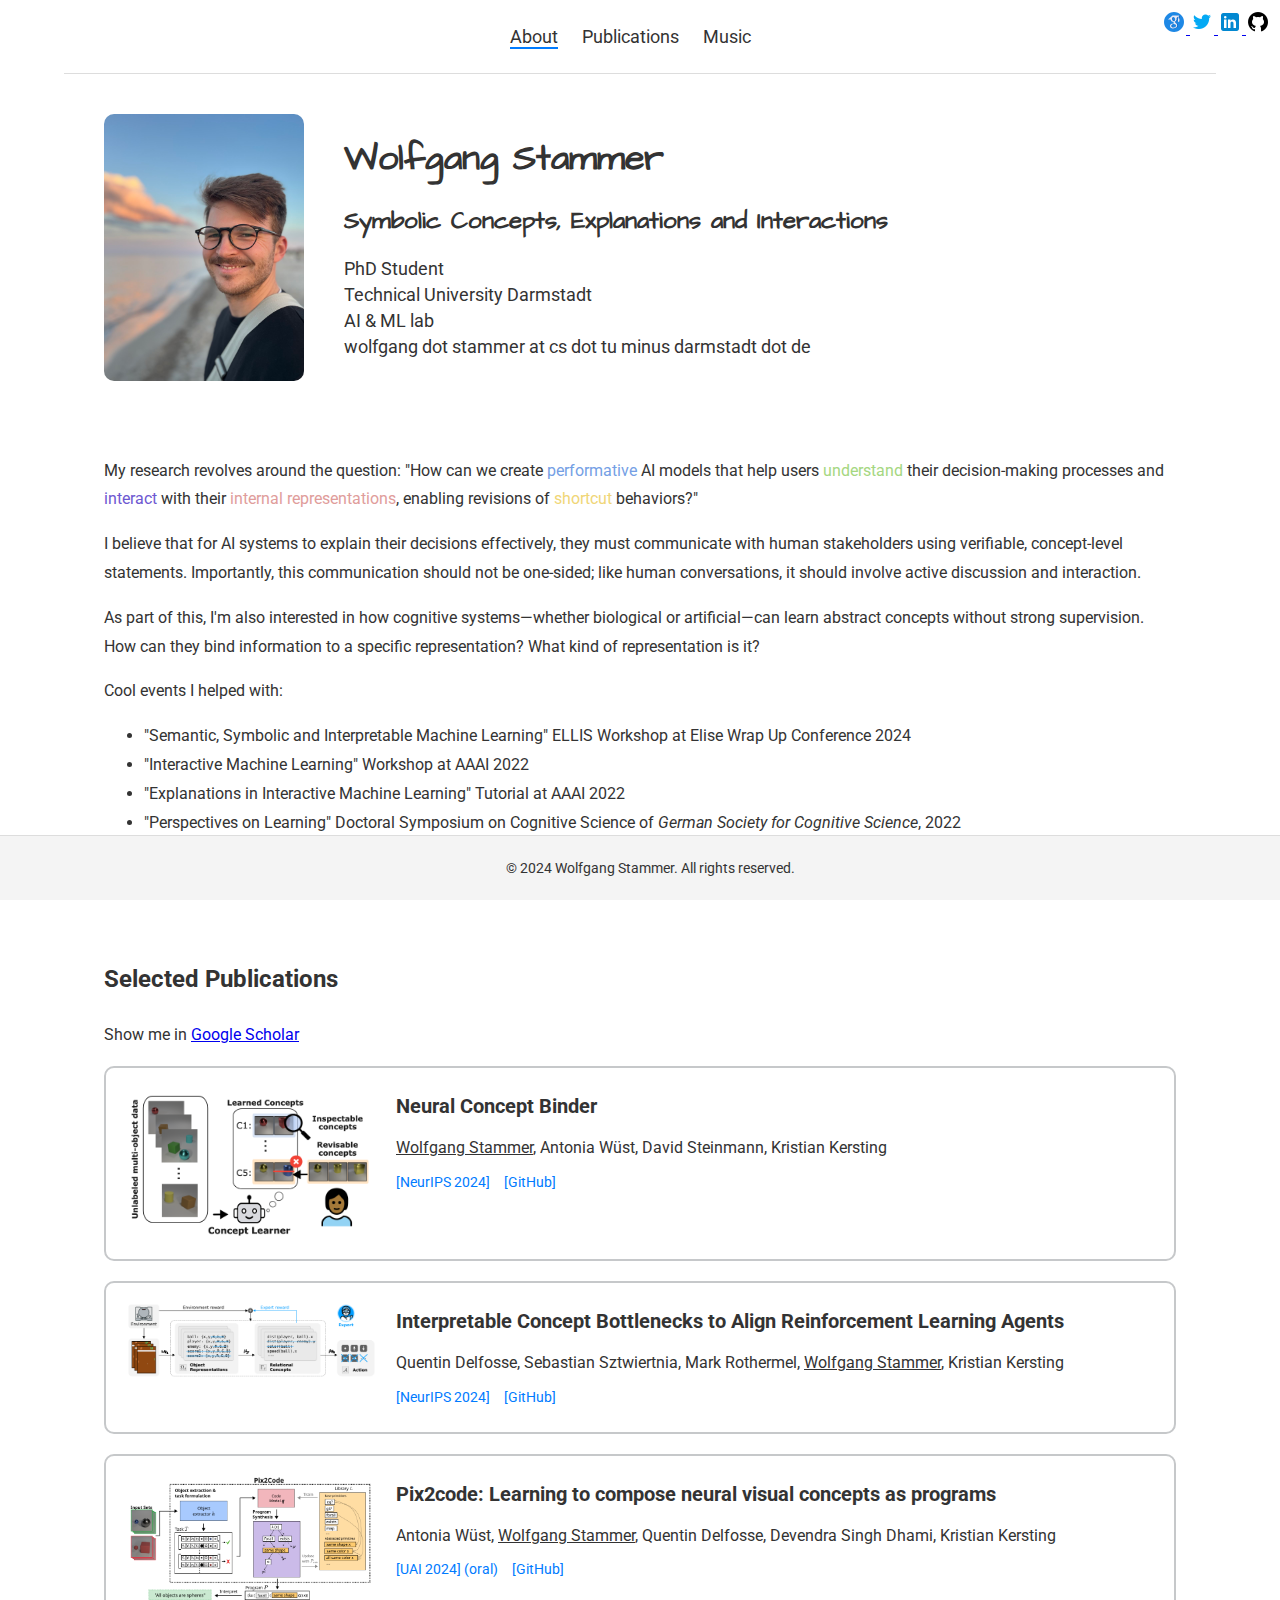
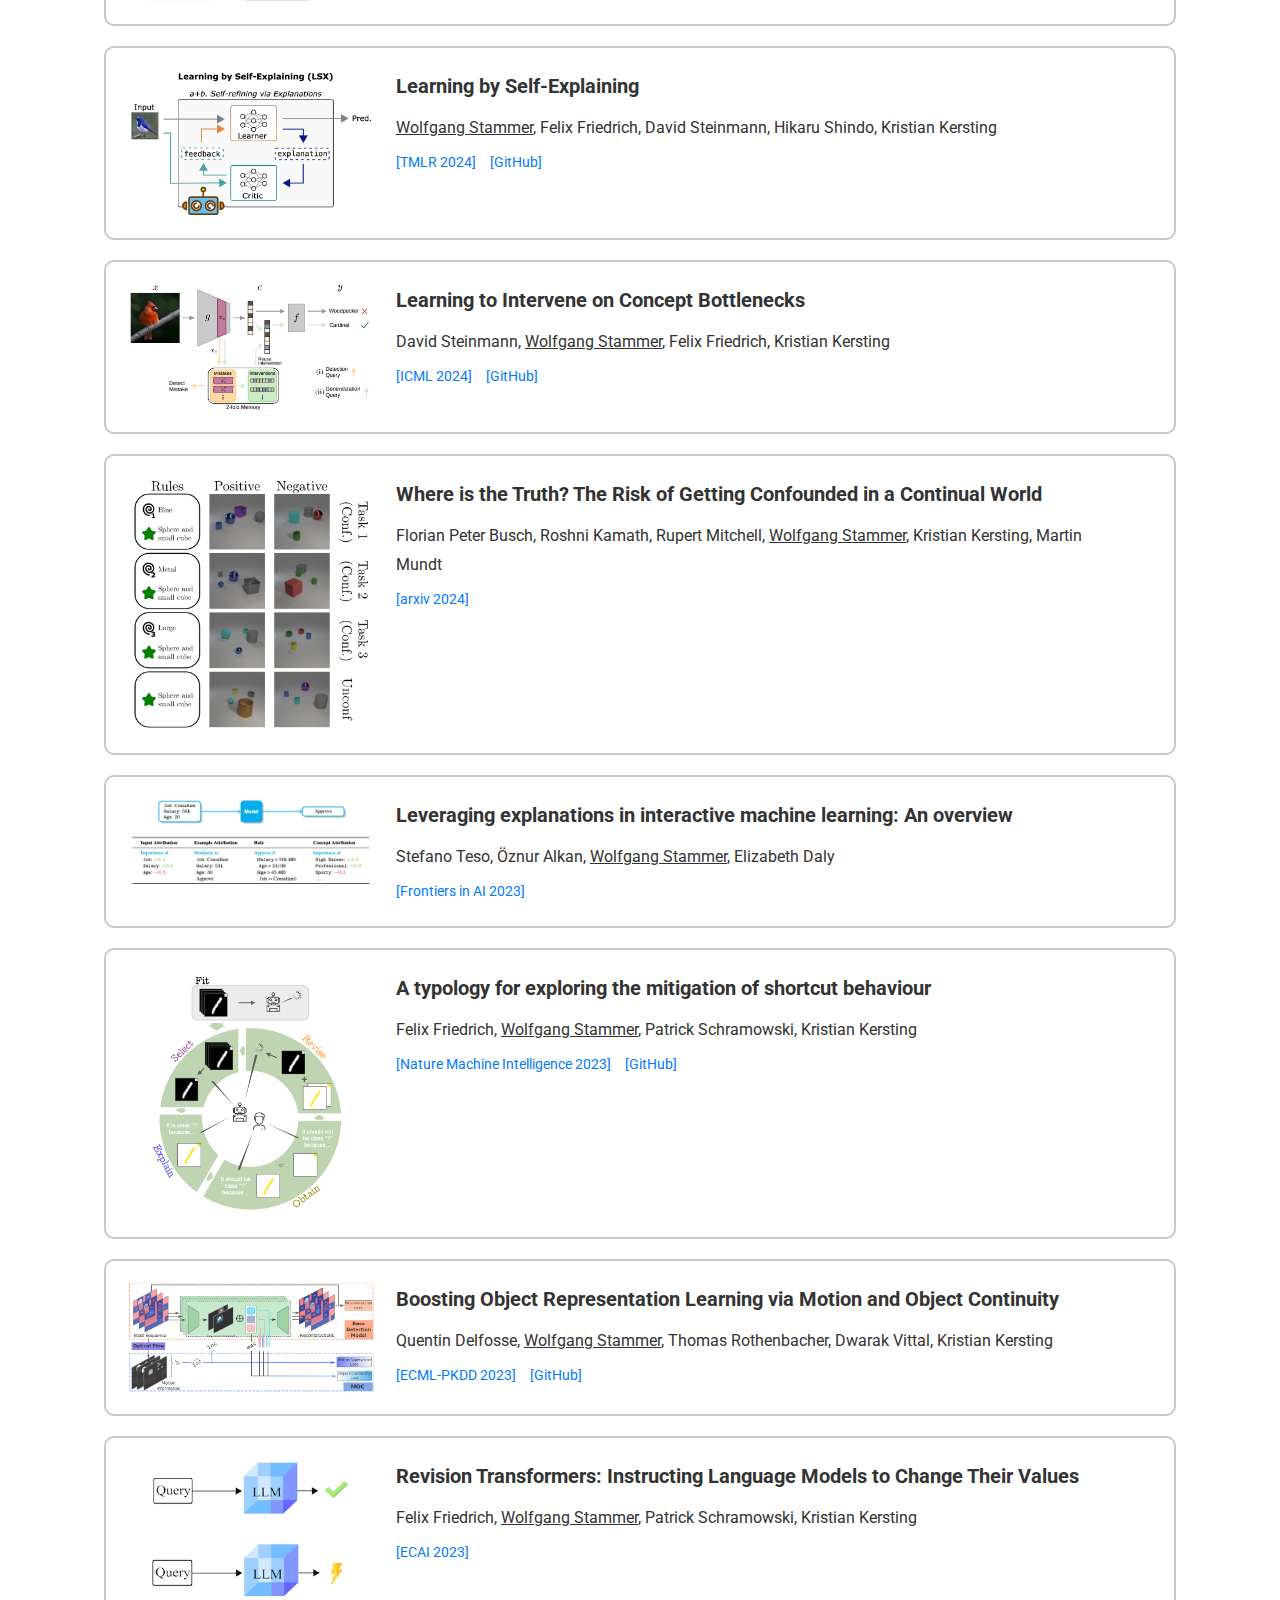
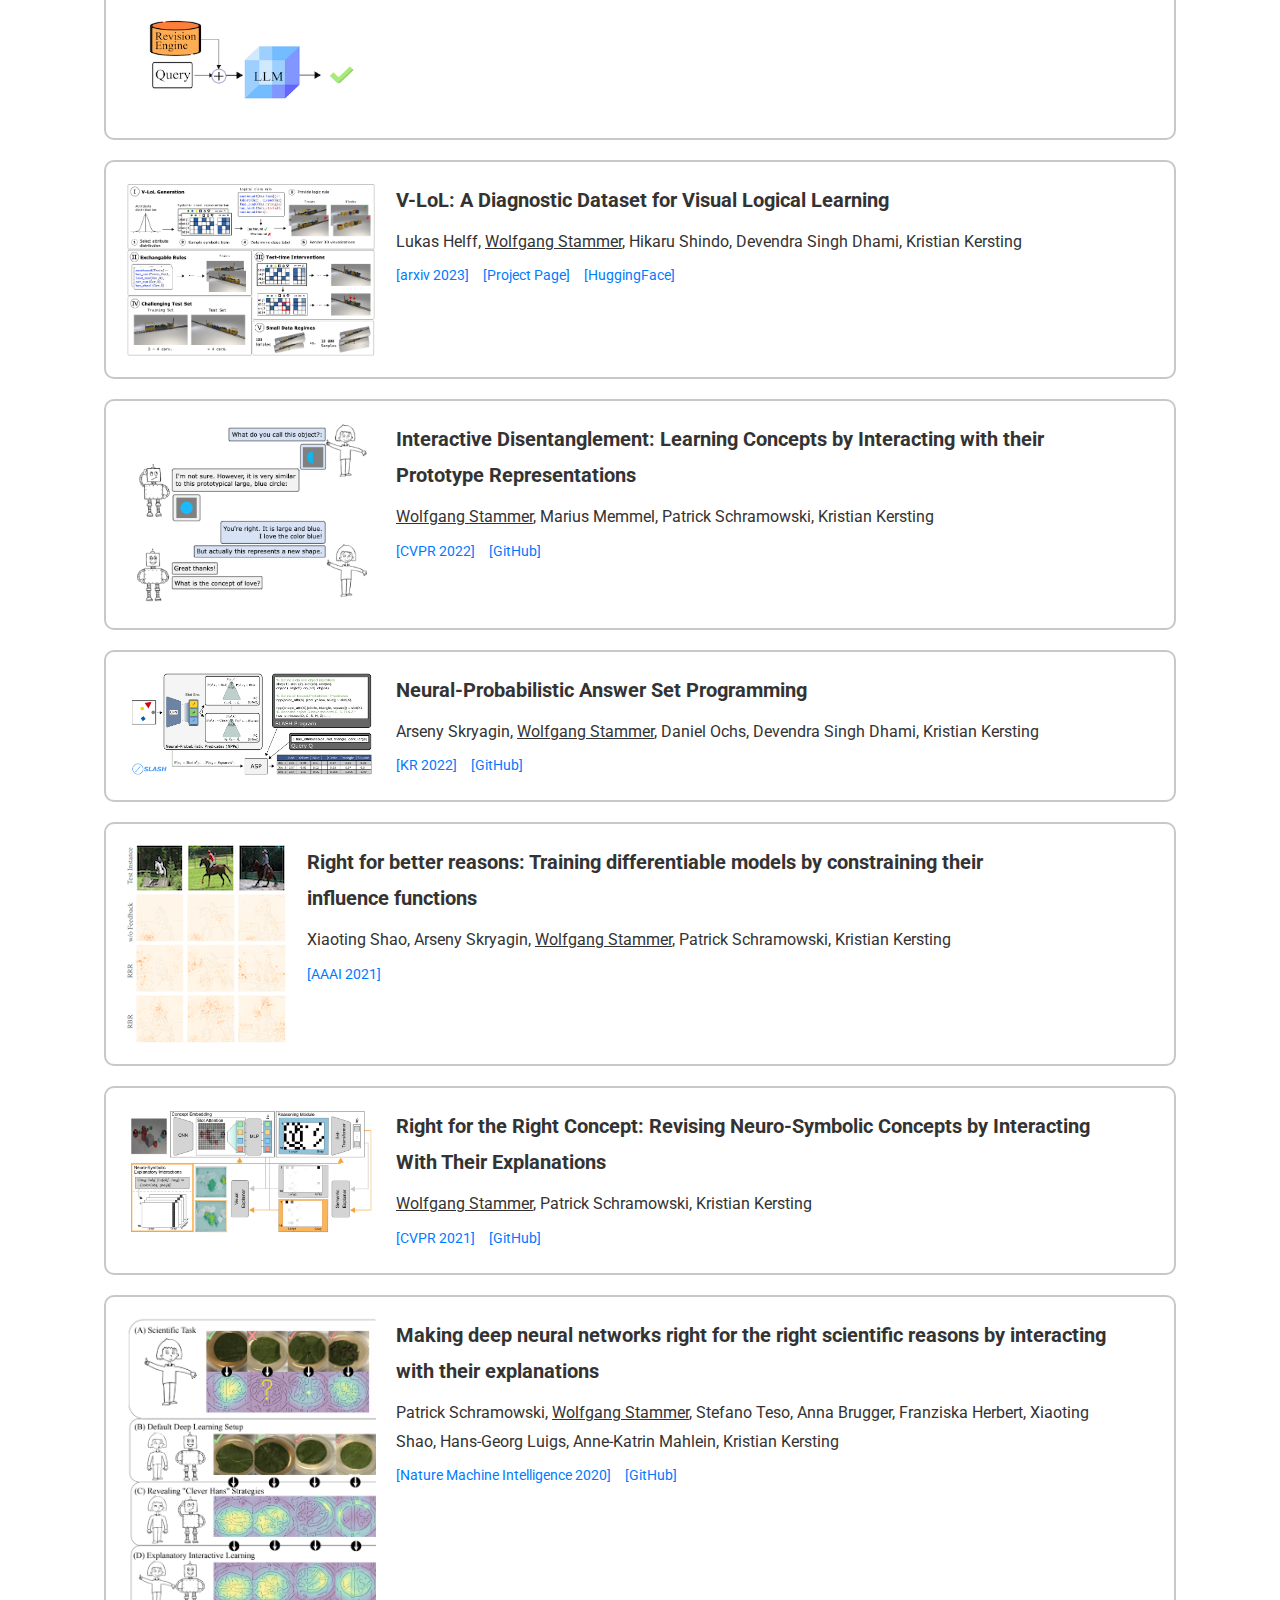
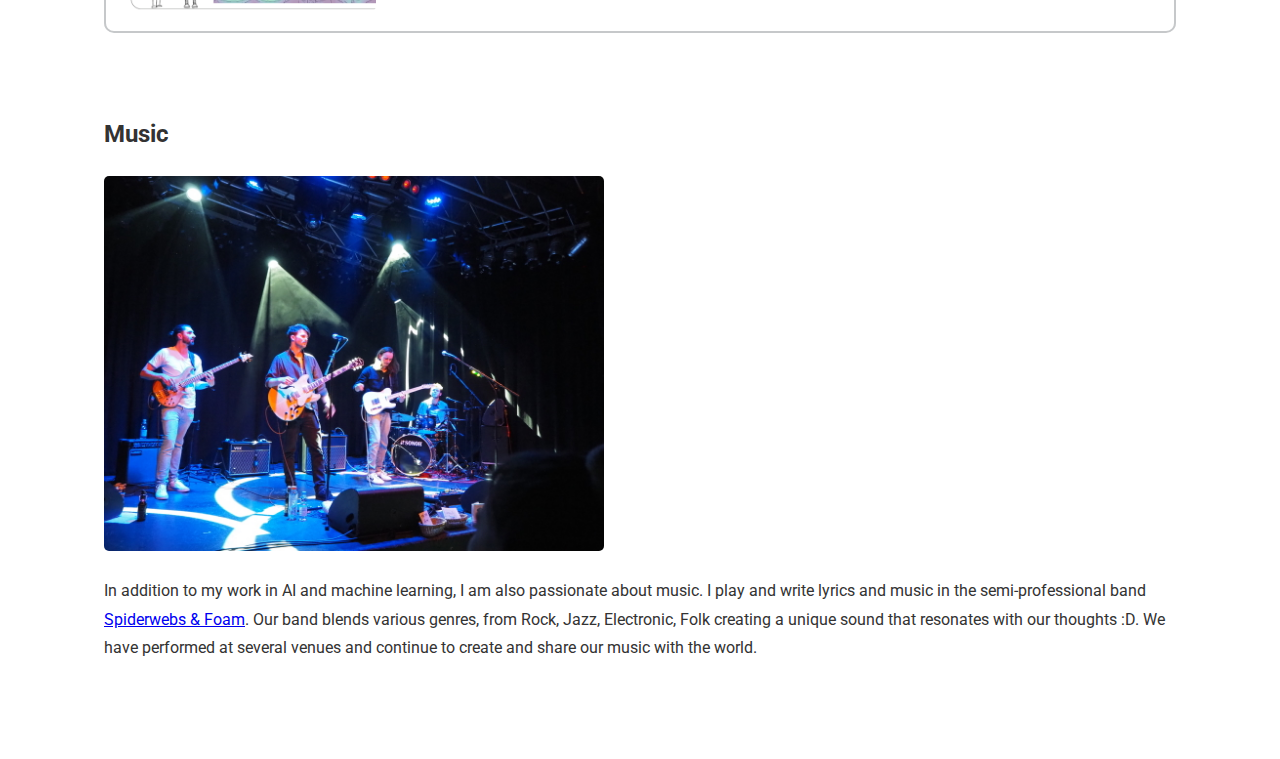
<file: index.html>
<!DOCTYPE html>
<html lang="en">
<head>
    <meta charset="UTF-8">
    <meta name="viewport" content="width=device-width, initial-scale=1.0">
    <title>Wolfgang Stammer - Symbolic Concepts, Explanations and Interactions ... and stuff</title>
    <link rel="stylesheet" href="styles.css">
    <link href="https://fonts.googleapis.com/css2?family=Architects+Daughter&family=Roboto:wght@300&display=swap" rel="stylesheet">
</head>
<body>
    <header>
        <nav>
            <ul>
                <li><a href="#about" class="active">About</a></li>
                <li><a href="#publications">Publications</a></li>
                <li><a href="#music">Music</a></li>
            </ul>
            <div class="social-icons">
                <a href="https://scholar.google.com/citations?user=66-aU5AAAAAJ&hl" target="blank">
                    <img src="logos/icons8-google-scholar.svg" alt="Google Scholar" style="height: 24px;">
                </a>
                <a href="https://twitter.com/WolfStammer" target="blank">
                    <img src="logos/icons8-twitter-48.png" alt="Twitter" style="height: 24px;">
                </a>
                <a href="https://de.linkedin.com/in/wolfgang-stammer" target="blank">
                    <img src="logos/icons8-linkedin-48.png" alt="LinkedIn" style="height: 24px;">
                </a>
                <a href="https://github.com/wolfstam" target="blank">
                    <img src="logos/icons8-github-24.png" alt="GitHub" style="height: 24px;">
                </a>
            </div>
        </nav>
    </header>

    <main>
        <div class="intro">
            <img src="images/wstammer3.jpeg" alt="Your Photo">
            <div class="intro-text">
                <h1>Wolfgang Stammer</h1>
                <h2>Symbolic Concepts, Explanations and Interactions</h2>
                <p>PhD Student</p>
                <p>Technical University Darmstadt</p>
                <p>AI & ML lab</p>
                <p>wolfgang dot stammer at cs dot tu minus darmstadt dot de</p>
            </div>
        </div>

        <section id="about">
            <p>My research revolves around the question: "How can we create <span style="color: #759fE5;">performative</span> AI models that help users <span style="color:#a5d781;">understand</span> their decision-making processes and <span style="color:#6d57d1;">interact</span> with their <span style="color:#DF9D9B;">internal representations</span>, enabling revisions of <span style="color:#f0d677;">shortcut</span> behaviors?"</p>
            <p>I believe that for AI systems to explain their decisions effectively, they must communicate with human stakeholders using verifiable, concept-level statements. Importantly, this communication should not be one-sided; like human conversations, it should involve active discussion and interaction.</p>
            <p>As part of this, I'm also interested in how cognitive systems—whether biological or artificial—can learn abstract concepts without strong supervision. How can they bind information to a specific representation? What kind of representation is it?</p>
            <p>Cool events I helped with:</p>
            <ul>
                <li>"Semantic, Symbolic and Interpretable Machine Learning" ELLIS Workshop at Elise Wrap Up Conference 2024</li>
                <li>"Interactive Machine Learning" Workshop at AAAI 2022</li>
                <li>"Explanations in Interactive Machine Learning" Tutorial at AAAI 2022</li>
                <li>"Perspectives on Learning" Doctoral Symposium on Cognitive Science of <i>German Society for Cognitive Science</i>, 2022</li>
              </ul> 
            <p>Apart from research I am very passionate about writing and playing music (see below :)).</p> 

        </section>

        <section id="publications">
            <h2>Selected Publications</h2>
            <p>Show me in <a href="https://scholar.google.com/citations?user=66-aU5AAAAAJ&hl" class="scholar-link">Google Scholar</a></p>
            <p></p>
            
            <!-- Displayed Publications -->
            <!-- <div id="selected-publications"> -->
            <div class="publication-item">
                <img src="papers/stammer2024neurips.png" alt="Publication Image">
                <div class="publication-text">
                    <h3>Neural Concept Binder</h3>
                    <p><u>Wolfgang Stammer</u>, Antonia Wüst, David Steinmann, Kristian Kersting</p>
                    <a href="https://arxiv.org/pdf/2406.09949" class="publication-link">[NeurIPS 2024]</a>
                    <a href="https://github.com/ml-research/NeuralConceptBinder" class="github-link">[GitHub]</a> 
                </div>
            </div>

            <!-- <div id="hidden-publications" style="display: none;"></div> -->
            <div class="publication-item">
                <img src="papers/delfosse2024interpretable.png" alt="Publication Image">
                <div class="publication-text">
                    <h3>Interpretable Concept Bottlenecks to Align Reinforcement Learning Agents</h3>
                    <p>Quentin Delfosse, Sebastian Sztwiertnia, Mark Rothermel, <u>Wolfgang Stammer</u>, Kristian Kersting</p>
                    <a href="https://arxiv.org/pdf/2401.05821" class="publication-link">[NeurIPS 2024]</a>
                    <a href="https://github.com/k4ntz/SCoBots" class="github-link">[GitHub]</a> 
                </div>
            </div>

            <div class="publication-item">
                <img src="papers/wuest_pix2code.png" alt="Publication Image">
                <div class="publication-text">
                    <h3>Pix2code: Learning to compose neural visual concepts as programs</h3>
                    <p>Antonia Wüst, <u>Wolfgang Stammer</u>, Quentin Delfosse, Devendra Singh Dhami, Kristian Kersting</p>
                    <a href="https://arxiv.org/pdf/2402.08280" class="publication-link">[UAI 2024] (oral)</a>
                    <a href="https://github.com/ml-research/pix2code" class="github-link">[GitHub]</a> 
                </div>
            </div>

            <div class="publication-item">
                <img src="papers/stammer2024tmlr.png" alt="Publication Image">
                <div class="publication-text">
                    <h3>Learning by Self-Explaining</h3>
                    <p><u>Wolfgang Stammer</u>, Felix Friedrich, David Steinmann, Hikaru Shindo, Kristian Kersting</p>
                    <a href="https://arxiv.org/pdf/2309.08395" class="publication-link">[TMLR 2024]</a>
                    <a href="https://github.com/ml-research/learning-by-self-explaining" class="github-link">[GitHub]</a> 
                </div>
            </div>

            <div class="publication-item">
                <img src="papers/steinemann2024intervene.png" alt="Publication Image">
                <div class="publication-text">
                    <h3>Learning to Intervene on Concept Bottlenecks</h3>
                    <p>David Steinmann, <u>Wolfgang Stammer</u>, Felix Friedrich, Kristian Kersting</p>
                    <a href="https://arxiv.org/pdf/2308.13453" class="publication-link">[ICML 2024]</a>
                    <a href="https://github.com/ml-research/CB2M" class="github-link">[GitHub]</a> 
                </div>
            </div>
            <!-- </div> -->

            <div class="publication-item">
                <img src="papers/busch_whereisthetruth.png" alt="Publication Image">
                <div class="publication-text">
                    <h3>Where is the Truth? The Risk of Getting Confounded in a Continual World</h3>
                    <p>Florian Peter Busch, Roshni Kamath, Rupert Mitchell, <u>Wolfgang Stammer</u>, Kristian Kersting, Martin Mundt</p>
                    <a href="https://arxiv.org/pdf/2402.06434" class="publication-link">[arxiv 2024]</a>
                </div>
            </div>

            <div class="publication-item">
                <img src="papers/teso2023frontiers.png" alt="Publication Image">
                <div class="publication-text">
                    <h3>Leveraging explanations in interactive machine learning: An overview</h3>
                    <p>Stefano Teso, Öznur Alkan, <u>Wolfgang Stammer</u>, Elizabeth Daly</p>
                    <a href="https://www.frontiersin.org/articles/10.3389/frai.2023.1066049/full" class="publication-link">[Frontiers in AI 2023]</a>
                </div>
            </div>

            <div class="publication-item">
                <img src="papers/friedrich2023xiltypology.png" alt="Publication Image">
                <div class="publication-text">
                    <h3>A typology for exploring the mitigation of shortcut behaviour</h3>
                    <p>Felix Friedrich, <u>Wolfgang Stammer</u>, Patrick Schramowski, Kristian Kersting</p>
                    <a href="https://www.nature.com/articles/s42256-023-00612-w" class="publication-link">[Nature Machine Intelligence 2023]</a>
                    <a href="https://github.com/ml-research/A-Typology-for-Exploring-the-Mitigation-of-Shortcut-Behavior" class="github-link">[GitHub]</a> 
                </div>
            </div>

            <div class="publication-item">
                <img src="papers/delfosse2023ecml.png" alt="Publication Image">
                <div class="publication-text">
                    <h3>Boosting Object Representation Learning via Motion and Object Continuity</h3>
                    <p>Quentin Delfosse, <u>Wolfgang Stammer</u>, Thomas Rothenbacher, Dwarak Vittal, Kristian Kersting</p>
                    <a href="https://arxiv.org/pdf/2211.09771" class="publication-link">[ECML-PKDD 2023]</a>
                    <a href="https://github.com/k4ntz/MOC" class="github-link">[GitHub]</a> 
                </div>
            </div>

            <div class="publication-item">
                <img src="papers/friedrich2022RiT.png" alt="Publication Image">
                <div class="publication-text">
                    <h3>Revision Transformers: Instructing Language Models to Change Their Values</h3>
                    <p>Felix Friedrich, <u>Wolfgang Stammer</u>, Patrick Schramowski, Kristian Kersting</p>
                    <a href="https://ebooks.iospress.nl/pdf/doi/10.3233/FAIA230341" class="publication-link">[ECAI 2023]</a>
                </div>
            </div>

            <div class="publication-item">
                <img src="papers/helff2023vlol.png" alt="Publication Image">
                <div class="publication-text">
                    <h3>V-LoL: A Diagnostic Dataset for Visual Logical Learning</h3>
                    <p>Lukas Helff, <u>Wolfgang Stammer</u>, Hikaru Shindo, Devendra Singh Dhami, Kristian Kersting</p>
                    <a href="https://arxiv.org/pdf/2306.07743" class="publication-link">[arxiv 2023]</a>
                    <a href="https://sites.google.com/view/v-lol" class="project-page">[Project Page]</a> 
                    <a href="https://huggingface.co/datasets/AIML-TUDA/v-lol-trains" class="huggingface-link">[HuggingFace]</a> 
                </div>
            </div>

            <div class="publication-item">
                <img src="papers/stammer2022cvpr.png" alt="Publication Image">
                <div class="publication-text">
                    <h3>Interactive Disentanglement: Learning Concepts by Interacting with their Prototype Representations</h3>
                    <p><u>Wolfgang Stammer</u>, Marius Memmel, Patrick Schramowski, Kristian Kersting</p>
                    <a href="https://openaccess.thecvf.com/content/CVPR2022/papers/Stammer_Interactive_Disentanglement_Learning_Concepts_by_Interacting_With_Their_Prototype_Representations_CVPR_2022_paper.pdf" class="publication-link">[CVPR 2022]</a>
                    <a href="https://github.com/ml-research/XIConceptLearning" class="github-link">[GitHub]</a> 
                </div>
            </div>

            <div class="publication-item">
                <img src="papers/skryagin2022kr_slash.png" alt="Publication Image">
                <div class="publication-text">
                    <h3>Neural-Probabilistic Answer Set Programming</h3>
                    <p>Arseny Skryagin, <u>Wolfgang Stammer</u>, Daniel Ochs, Devendra Singh Dhami, Kristian Kersting</p>
                    <a href="https://proceedings.kr.org/2022/48/kr2022-0048-skryagin-et-al.pdf" class="publication-link">[KR 2022]</a>
                    <a href="https://github.com/ml-research/SLASH" class="github-link">[GitHub]</a> 
                </div>
            </div>

            <div class="publication-item">
                <img src="papers/shao2021aaai.png" alt="Publication Image">
                <div class="publication-text">
                    <h3>Right for better reasons: Training differentiable models by constraining their influence functions</h3>
                    <p>Xiaoting Shao, Arseny Skryagin, <u>Wolfgang Stammer</u>, Patrick Schramowski, Kristian Kersting</p>
                    <a href="https://ojs.aaai.org/index.php/AAAI/article/view/17148/16955" class="publication-link">[AAAI 2021]</a>
                </div>
            </div>

            <div class="publication-item">
                <img src="papers/stammer2021cvpr.png" alt="Publication Image">
                <div class="publication-text">
                    <h3>Right for the Right Concept: Revising Neuro-Symbolic Concepts by Interacting With Their Explanations</h3>
                    <p><u>Wolfgang Stammer</u>, Patrick Schramowski, Kristian Kersting</p>
                    <a href="http://openaccess.thecvf.com/content/CVPR2021/papers/Stammer_Right_for_the_Right_Concept_Revising_Neuro-Symbolic_Concepts_by_Interacting_CVPR_2021_paper.pdf" class="publication-link">[CVPR 2021]</a>
                    <a href="https://github.com/ml-research/NeSyXIL" class="github-link">[GitHub]</a> 
                </div>
            </div>

            <div class="publication-item">
                <img src="papers/schramowski2020arxiv_plantxml.png" alt="Publication Image">
                <div class="publication-text">
                    <h3>Making deep neural networks right for the right scientific reasons by interacting with their explanations</h3>
                    <p>Patrick Schramowski, <u>Wolfgang Stammer</u>, Stefano Teso, Anna Brugger, Franziska Herbert, Xiaoting Shao, Hans-Georg Luigs, Anne-Katrin Mahlein, Kristian Kersting</p>
                    <a href="https://www.nature.com/articles/s42256-020-0212-3" class="publication-link">[Nature Machine Intelligence 2020]</a>
                    <a href="https://github.com/ml-research/XIL" class="github-link">[GitHub]</a> 

                </div>
            </div>
                <!-- </div> -->

            <!-- Show More Button
            <p id="toggle-publications" onclick="togglePublications()" style="cursor: pointer; color: blue; text-decoration: underline;">Show all</p> -->

        </section>

        <section id="music">
            <div class="music">
                <h2>Music</h2>
                <img src="images/Spiderwebs.jpeg" alt="Spiderwebs & Foam">
                <p>In addition to my work in AI and machine learning, I am also passionate about music. I play and write lyrics and music in the semi-professional band <a href="https://spiderwebsandfoam.com" target="_blank">Spiderwebs & Foam</a>. Our band blends various genres, from Rock, Jazz, Electronic, Folk creating a unique sound that resonates with our thoughts :D. We have performed at several venues and continue to create and share our music with the world.</p>
            </div>
        </section>

    </main>

    <footer>
        <p>&copy; 2024 Wolfgang Stammer. All rights reserved.</p>
    </footer>

    <!-- <script>
        function togglePublications() {
            var hiddenPublications = document.getElementById("hidden-publications");
            var toggleButton = document.getElementById("toggle-publications");

            if (hiddenPublications.style.display === "none") {
                hiddenPublications.style.display = "block";
                toggleButton.textContent = "Show less";
            } else {
                hiddenPublications.style.display = "none";
                toggleButton.textContent = "Show all";
            }
        }
    </script> -->

</body>
</html>
</file>
<file: styles.css>
body {
    font-family: 'Roboto', sans-serif;
    margin: 0;
    padding: 0;
    padding-left: 5%;
    padding-right: 5%;
    background-color: #fff;
    color: #333;
    padding-bottom: 60px;
}

header {
    background-color: #fff;
    padding: 10px;
    border-bottom: 1px solid #ddd;
}

nav ul {
    list-style: none;
    padding: 0;
    text-align: center;
}

nav ul li {
    display: inline;
    margin-right: 20px;
}

nav ul li a {
    text-decoration: none;
    color: #333;
    font-size: 18px;
}

nav ul li a.active {
    border-bottom: 2px solid #007BFF;
}

.intro {
    display: flex;
    align-items: center;
    padding: 40px;
}

.intro img {
    border-radius: 10px;
    max-width: 200px;
    margin-right: 40px;
}

.intro-text {
    font-family: 'Architects Daughter', cursive;
}

.intro-text h1 {
    font-size: 36px;
    margin: 0 0 10px;
}

.intro-text p {
    font-family: 'Roboto', sans-serif;
    font-size: 18px;
    margin: 5px 0;
}

section {
    padding: 20px 40px;
    line-height: 1.8;
    font-size: 16px;
}

.publication-item {
    display: flex;
    align-items: flex-start;
    border: 2px solid #c6c8ca;
    padding: 20px;
    margin-bottom: 20px;
    border-radius: 10px;
}

.publication-item img {
    max-width: 250px;
    margin-right: 20px;
    border-radius: 5px;
}

.publication-text {
    max-width: 70%;
}

.publication-text h3 {
    font-size: 20px;
    margin: 0 0 10px;
}

.publication-text p {
    font-size: 16px;
    margin: 5px 0;
}

.publication-link, .github-link, .project-page, .huggingface-link {
    font-size: 14px;
    margin-right: 10px;
    text-decoration: none;
    color: #007BFF;
}

.music img {
    max-width: 500px;
    margin-right: 20px;
    border-radius: 5px;
}

footer {
    background-color: #f4f4f4;
    color: #333;
    text-align: center;
    padding: 10px;
    border-top: 1px solid #ddd;
    font-size: 14px;
    position: fixed;
    bottom: 0;
    width: 100%;
    left: 0;
    right: 0;
}

.social-icons {
    position: absolute;
    top: 10px;
    right: 10px;
}

/* Responsive adjustments for mobile */
@media (max-width: 768px) {
    body {
        padding-left: 20px;
        padding-right: 20px;
    }

    .intro {
        flex-direction: column;
        text-align: center;
    }

    .intro img {
        margin-right: 0;
        margin-bottom: 20px;
    }

    .publication-item {
        flex-direction: column;
        text-align: center;
    }

    .publication-item img {
        margin-right: 0;
        margin-bottom: 10px;
    }

    .publication-text {
        max-width: 100%;
    }
}
</file>
